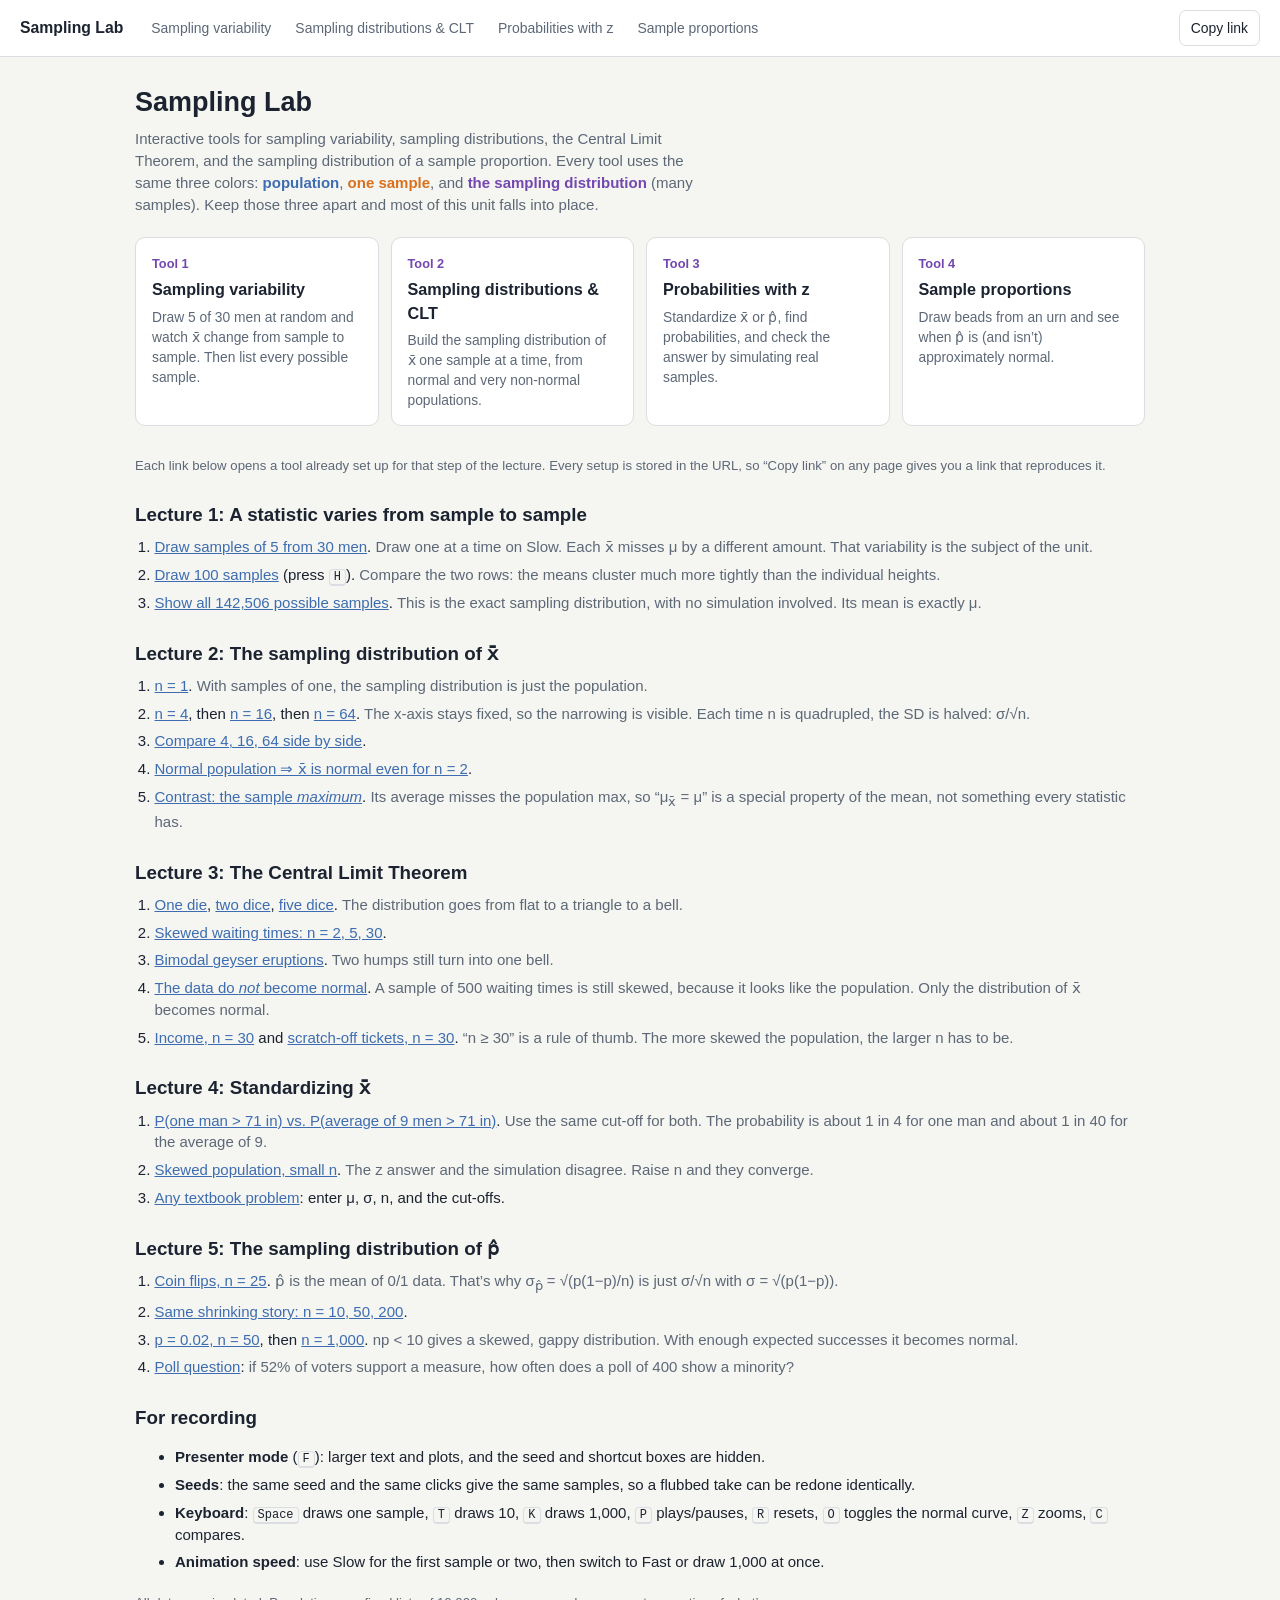
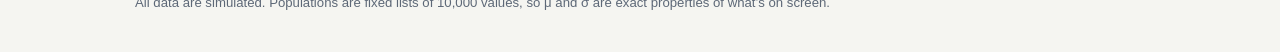
<file: index.html>
<!doctype html>
<html lang="en">
<head>
  <meta charset="utf-8">
  <meta name="viewport" content="width=device-width, initial-scale=1">
  <title>Sampling Lab</title>
  <link rel="stylesheet" href="css/style.css">
</head>
<body>
  <main class="home">
    <h1>Sampling Lab</h1>
    <p class="lede">
      Interactive tools for sampling variability, sampling distributions, the Central Limit Theorem,
      and the sampling distribution of a sample proportion. Every tool uses the same three colors:
      <strong style="color:var(--pop)">population</strong>,
      <strong style="color:var(--sample)">one sample</strong>, and
      <strong style="color:var(--stat)">the sampling distribution</strong> (many samples).
      Keep those three apart and most of this unit falls into place.
    </p>

    <div class="tool-grid">
      <a class="tool-card" href="picker.html">
        <span class="num">Tool 1</span>
        <h2>Sampling variability</h2>
        <p>Draw 5 of 30 men at random and watch x̄ change from sample to sample. Then list every possible sample.</p>
      </a>
      <a class="tool-card" href="sampling.html">
        <span class="num">Tool 2</span>
        <h2>Sampling distributions &amp; CLT</h2>
        <p>Build the sampling distribution of x̄ one sample at a time, from normal and very non-normal populations.</p>
      </a>
      <a class="tool-card" href="probability.html">
        <span class="num">Tool 3</span>
        <h2>Probabilities with z</h2>
        <p>Standardize x̄ or p̂, find probabilities, and check the answer by simulating real samples.</p>
      </a>
      <a class="tool-card" href="proportion.html">
        <span class="num">Tool 4</span>
        <h2>Sample proportions</h2>
        <p>Draw beads from an urn and see when p̂ is (and isn’t) approximately normal.</p>
      </a>
    </div>

    <section class="recipes">
      <p class="note">Each link below opens a tool already set up for that step of the lecture. Every setup is stored in the URL, so “Copy link” on any page gives you a link that reproduces it.</p>

      <h2>Lecture 1: A statistic varies from sample to sample</h2>
      <ol>
        <li><a href="picker.html?n=5">Draw samples of 5 from 30 men</a>.
          <span class="why">Draw one at a time on Slow. Each x̄ misses μ by a different amount. That variability is the subject of the unit.</span></li>
        <li><a href="picker.html?n=5&speed=fast">Draw 100 samples</a> (press <kbd>H</kbd>).
          <span class="why">Compare the two rows: the means cluster much more tightly than the individual heights.</span></li>
        <li><a href="picker.html?n=5&exact=1">Show all 142,506 possible samples</a>.
          <span class="why">This is the exact sampling distribution, with no simulation involved. Its mean is exactly μ.</span></li>
      </ol>

      <h2>Lecture 2: The sampling distribution of x̄</h2>
      <ol>
        <li><a href="sampling.html?pop=heights&n=1">n = 1</a>.
          <span class="why">With samples of one, the sampling distribution is just the population.</span></li>
        <li><a href="sampling.html?pop=heights&n=4">n = 4</a>, then <a href="sampling.html?pop=heights&n=16">n = 16</a>, then <a href="sampling.html?pop=heights&n=64">n = 64</a>.
          <span class="why">The x-axis stays fixed, so the narrowing is visible. Each time n is quadrupled, the SD is halved: σ/√n.</span></li>
        <li><a href="sampling.html?pop=heights&compare=1&cmp=4,16,64&overlay=1">Compare 4, 16, 64 side by side</a>.</li>
        <li><a href="sampling.html?pop=heights&n=2&overlay=1">Normal population ⇒ x̄ is normal even for n = 2</a>.</li>
        <li><a href="sampling.html?pop=heights&n=10&stat=max">Contrast: the sample <em>maximum</em></a>.
          <span class="why">Its average misses the population max, so “μ<sub>x̄</sub> = μ” is a special property of the mean, not something every statistic has.</span></li>
      </ol>

      <h2>Lecture 3: The Central Limit Theorem</h2>
      <ol>
        <li><a href="sampling.html?pop=die&n=1">One die</a>, <a href="sampling.html?pop=die&n=2">two dice</a>, <a href="sampling.html?pop=die&n=5&overlay=1">five dice</a>.
          <span class="why">The distribution goes from flat to a triangle to a bell.</span></li>
        <li><a href="sampling.html?pop=wait&compare=1&cmp=2,5,30&overlay=1">Skewed waiting times: n = 2, 5, 30</a>.</li>
        <li><a href="sampling.html?pop=eruptions&compare=1&cmp=1,4,30&overlay=1">Bimodal geyser eruptions</a>.
          <span class="why">Two humps still turn into one bell.</span></li>
        <li><a href="sampling.html?pop=wait&n=500">The data do <em>not</em> become normal</a>.
          <span class="why">A sample of 500 waiting times is still skewed, because it looks like the population. Only the distribution of x̄ becomes normal.</span></li>
        <li><a href="sampling.html?pop=income&n=30&overlay=1&zoom=1">Income, n = 30</a> and
          <a href="sampling.html?pop=scratch&n=30&overlay=1&zoom=1">scratch-off tickets, n = 30</a>.
          <span class="why">“n ≥ 30” is a rule of thumb. The more skewed the population, the larger n has to be.</span></li>
      </ol>

      <h2>Lecture 4: Standardizing x̄</h2>
      <ol>
        <li><a href="probability.html?n=9&a=71">P(one man &gt; 71 in) vs. P(average of 9 men &gt; 71 in)</a>.
          <span class="why">Use the same cut-off for both. The probability is about 1 in 4 for one man and about 1 in 40 for the average of 9.</span></li>
        <li><a href="probability.html?pop=wait&n=5&a=8">Skewed population, small n</a>.
          <span class="why">The z answer and the simulation disagree. Raise n and they converge.</span></li>
        <li><a href="probability.html?pop=custom&mu=100&sigma=15&n=25&event=between&a=97&b=103">Any textbook problem</a>: enter μ, σ, n, and the cut-offs.</li>
      </ol>

      <h2>Lecture 5: The sampling distribution of p̂</h2>
      <ol>
        <li><a href="proportion.html?preset=coin&p=0.5&n=25&overlay=1">Coin flips, n = 25</a>.
          <span class="why">p̂ is the mean of 0/1 data. That’s why σ<sub>p̂</sub> = √(p(1−p)/n) is just σ/√n with σ = √(p(1−p)).</span></li>
        <li><a href="proportion.html?preset=custom&p=0.3&compare=1&cmp=10,50,200&overlay=1">Same shrinking story: n = 10, 50, 200</a>.</li>
        <li><a href="proportion.html?preset=defect&p=0.02&n=50&overlay=1&zoom=1">p = 0.02, n = 50</a>, then
          <a href="proportion.html?preset=defect&p=0.02&n=1000&overlay=1&zoom=1">n = 1,000</a>.
          <span class="why">np &lt; 10 gives a skewed, gappy distribution. With enough expected successes it becomes normal.</span></li>
        <li><a href="probability.html?stat=prop&p=0.52&n=400&a=0.5&event=lt">Poll question</a>:
          <span class="why">if 52% of voters support a measure, how often does a poll of 400 show a minority?</span></li>
      </ol>

      <h2>For recording</h2>
      <ul>
        <li><strong>Presenter mode</strong> (<kbd>F</kbd>): larger text and plots, and the seed and shortcut boxes are hidden.</li>
        <li><strong>Seeds</strong>: the same seed and the same clicks give the same samples, so a flubbed take can be redone identically.</li>
        <li><strong>Keyboard</strong>: <kbd>Space</kbd> draws one sample, <kbd>T</kbd> draws 10, <kbd>K</kbd> draws 1,000, <kbd>P</kbd> plays/pauses, <kbd>R</kbd> resets, <kbd>O</kbd> toggles the normal curve, <kbd>Z</kbd> zooms, <kbd>C</kbd> compares.</li>
        <li><strong>Animation speed</strong>: use Slow for the first sample or two, then switch to Fast or draw 1,000 at once.</li>
      </ul>
      <p class="note" style="margin-top:20px">All data are simulated. Populations are fixed lists of 10,000 values, so μ and σ are exact properties of what’s on screen.</p>
    </section>
  </main>
  <script type="module">
    import { initChrome } from './js/ui.js';
    initChrome('home', null);
  </script>
</body>
</html>
</file>
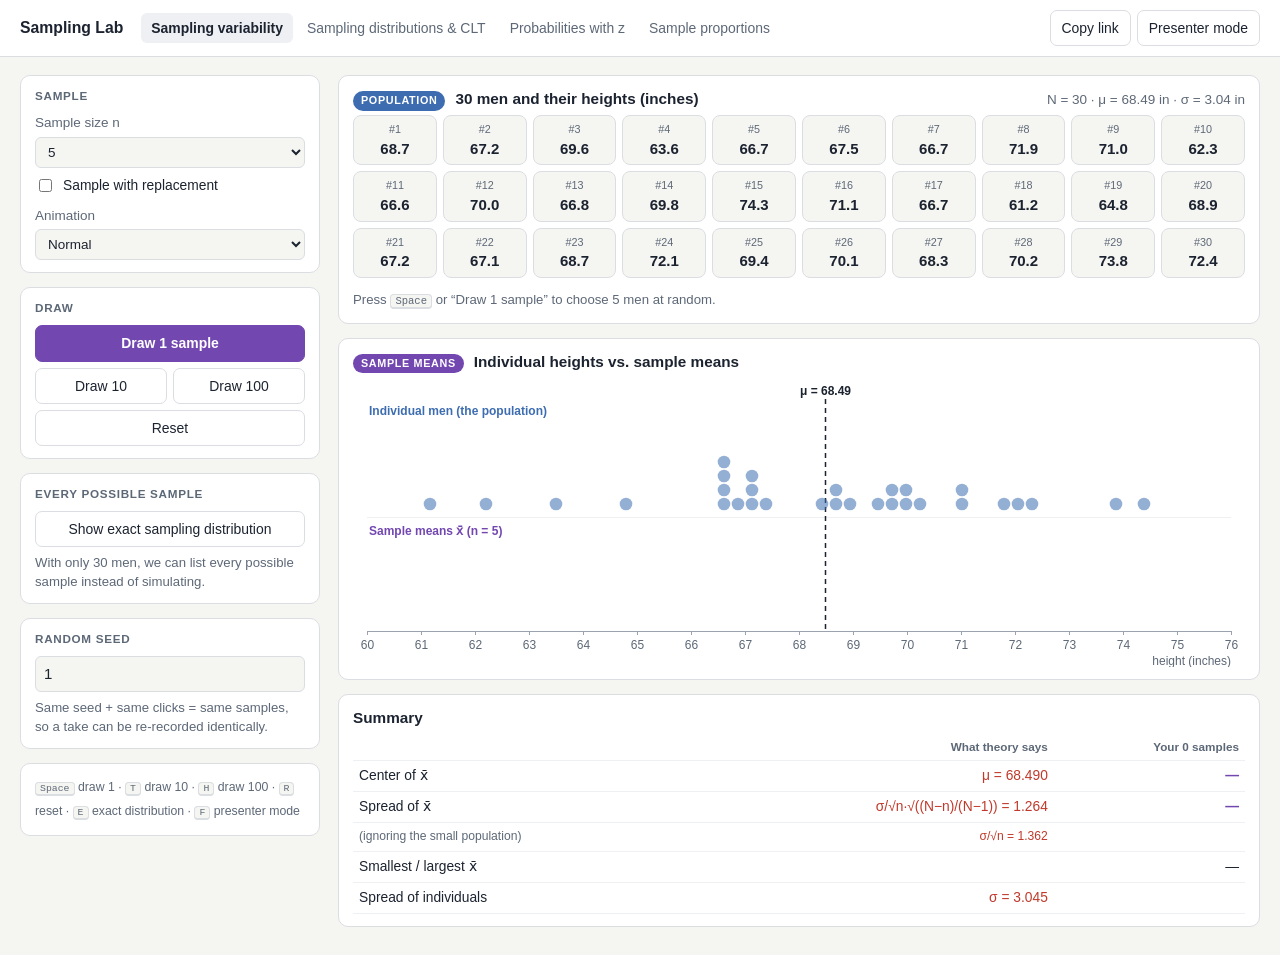
<file: picker.html>
<!doctype html>
<html lang="en">
<head>
  <meta charset="utf-8">
  <meta name="viewport" content="width=device-width, initial-scale=1">
  <title>Sampling Variability</title>
  <link rel="stylesheet" href="css/style.css">
</head>
<body>
  <main class="layout">
    <aside class="controls">
      <div class="card">
        <h3>Sample</h3>
        <label class="field">Sample size n
          <select id="nSelect"></select>
        </label>
        <label class="check"><input type="checkbox" id="replToggle"> Sample with replacement</label>
        <label class="field">Animation
          <select id="speedSelect">
            <option value="slow">Slow</option>
            <option value="normal">Normal</option>
            <option value="fast">Fast</option>
            <option value="instant">Off</option>
          </select>
        </label>
      </div>

      <div class="card">
        <h3>Draw</h3>
        <div class="btn-grid">
          <button type="button" class="primary wide" id="btnDraw1">Draw 1 sample</button>
          <button type="button" id="btnDraw10">Draw 10</button>
          <button type="button" id="btnDraw100">Draw 100</button>
          <button type="button" class="wide" id="btnReset">Reset</button>
        </div>
      </div>

      <div class="card">
        <h3>Every possible sample</h3>
        <button type="button" id="btnExact" style="width:100%">Show exact sampling distribution</button>
        <p class="note">With only 30 men, we can list every possible sample instead of simulating.</p>
      </div>

      <div class="card hide-present">
        <h3>Random seed</h3>
        <input type="number" id="seedInput" min="1" step="1">
        <p class="note">Same seed + same clicks = same samples, so a take can be re-recorded identically.</p>
      </div>

      <div class="card keys hide-present">
        <kbd>Space</kbd> draw 1 · <kbd>T</kbd> draw 10 · <kbd>H</kbd> draw 100 ·
        <kbd>R</kbd> reset · <kbd>E</kbd> exact distribution · <kbd>F</kbd> presenter mode
      </div>
    </aside>

    <section class="panels">
      <div class="panel">
        <div class="panel-head">
          <span class="chip pop">Population</span>
          <h2>30 men and their heights (inches)</h2>
          <span class="meta" id="popMeta"></span>
        </div>
        <div class="tokens" id="tokens"></div>
        <div class="sample-line" id="sampleLine"></div>
      </div>

      <div class="panel">
        <div class="panel-head">
          <span class="chip stat">Sample means</span>
          <h2>Individual heights vs. sample means</h2>
          <span class="meta" id="lineMeta"></span>
        </div>
        <canvas id="lineCanvas"></canvas>
      </div>

      <div class="panel" id="exactPanel" hidden>
        <div class="panel-head">
          <span class="chip theory">Exact</span>
          <h2 id="exactTitle">Every possible sample</h2>
          <span class="meta" id="exactMeta"></span>
        </div>
        <canvas id="exactCanvas"></canvas>
        <p class="note" id="exactNote"></p>
      </div>

      <div class="panel">
        <div class="panel-head"><h2>Summary</h2></div>
        <div id="readout"></div>
      </div>
    </section>
  </main>
  <script type="module">
    import { startPicker } from './js/picker-app.js';
    startPicker();
  </script>
</body>
</html>
</file>
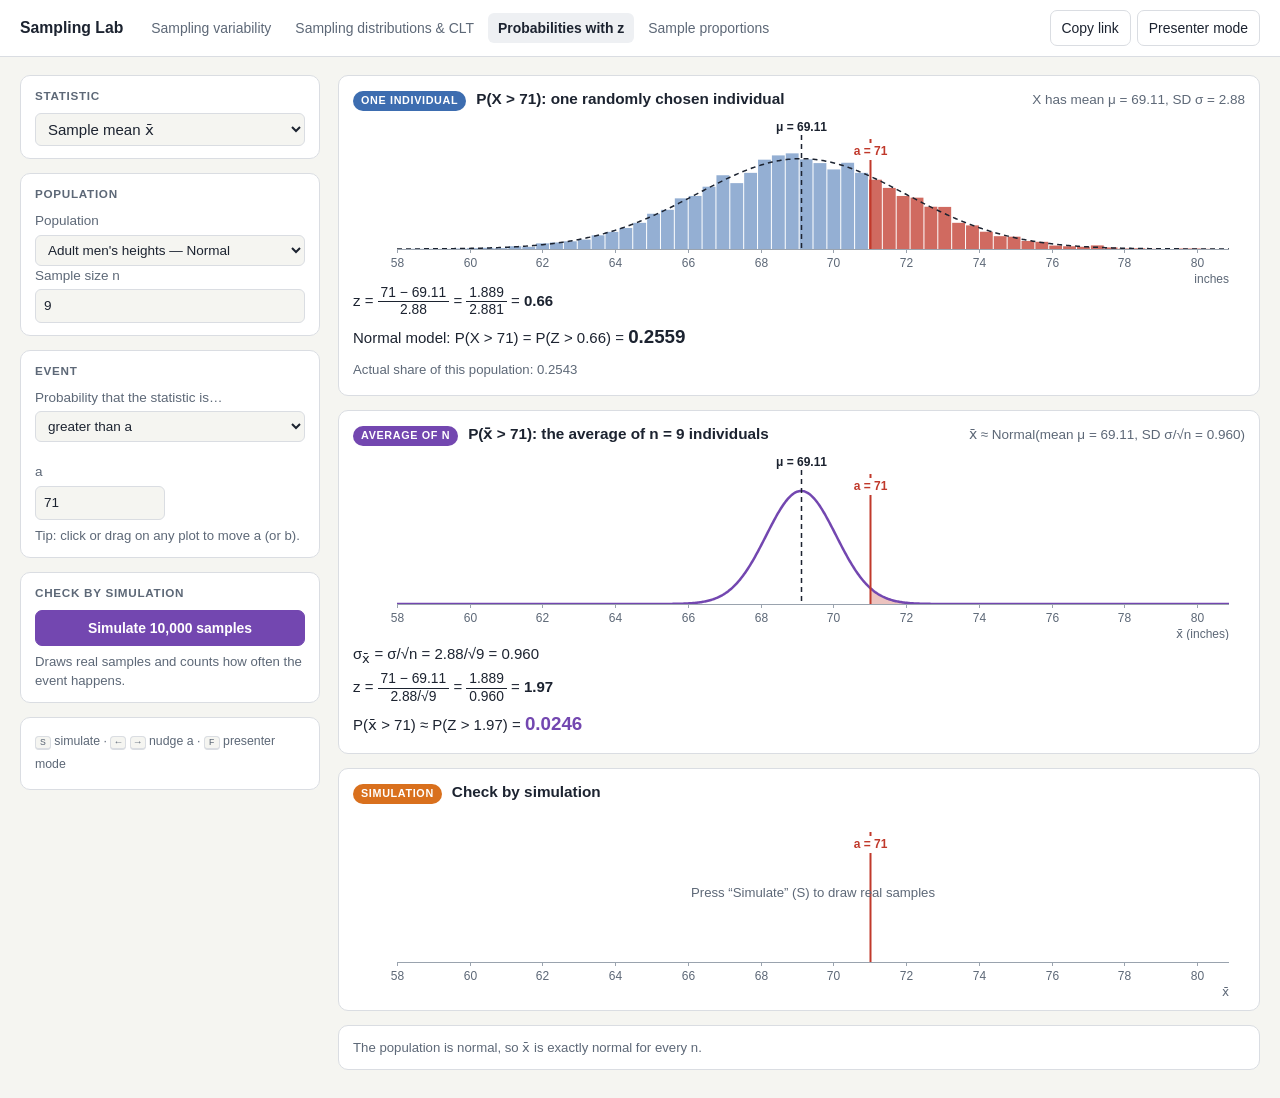
<file: probability.html>
<!doctype html>
<html lang="en">
<head>
  <meta charset="utf-8">
  <meta name="viewport" content="width=device-width, initial-scale=1">
  <title>Probabilities with z</title>
  <link rel="stylesheet" href="css/style.css">
</head>
<body>
  <main class="layout">
    <aside class="controls" id="controls"></aside>
    <section class="panels" id="panels"></section>
  </main>
  <script type="module">
    import { startProbability } from './js/probability-app.js';
    startProbability();
  </script>
</body>
</html>
</file>
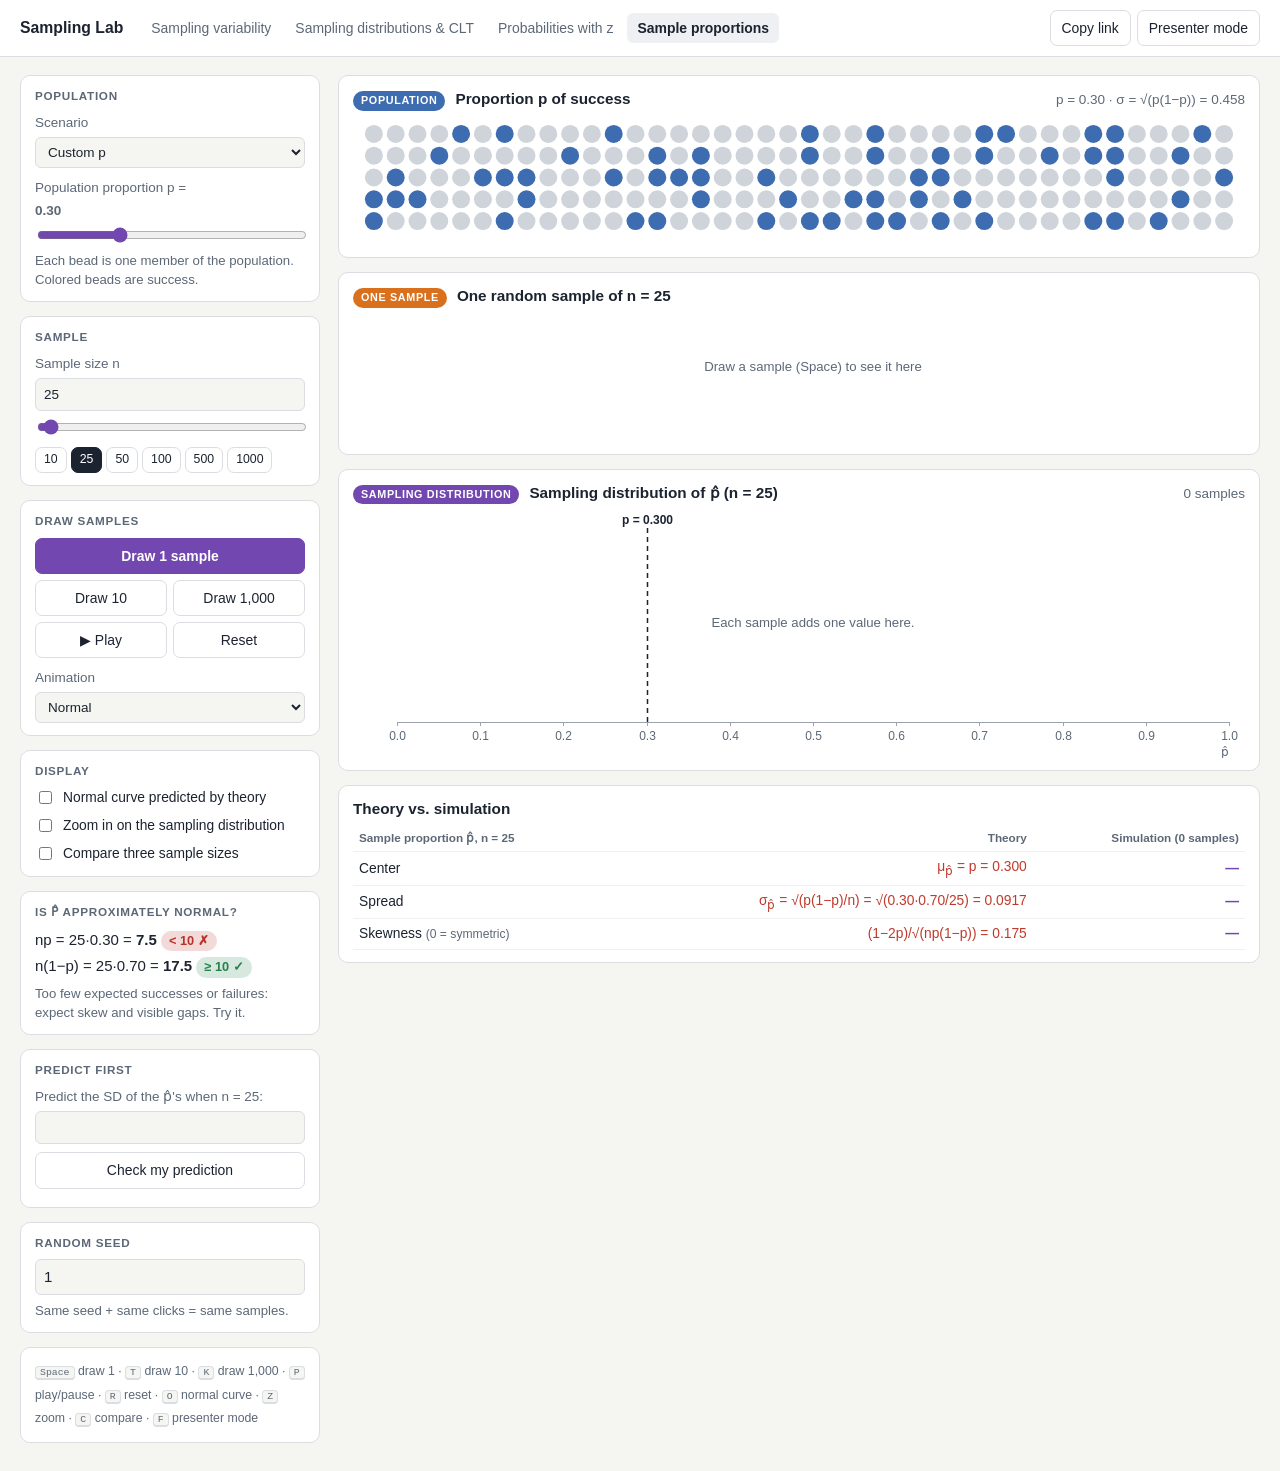
<file: proportion.html>
<!doctype html>
<html lang="en">
<head>
  <meta charset="utf-8">
  <meta name="viewport" content="width=device-width, initial-scale=1">
  <title>Sample Proportions</title>
  <link rel="stylesheet" href="css/style.css">
</head>
<body>
  <main class="layout">
    <aside class="controls" id="controls"></aside>
    <section class="panels" id="panels"></section>
  </main>
  <script type="module">
    import { startSamplingApp } from './js/sampling-app.js';
    startSamplingApp('prop');
  </script>
</body>
</html>
</file>
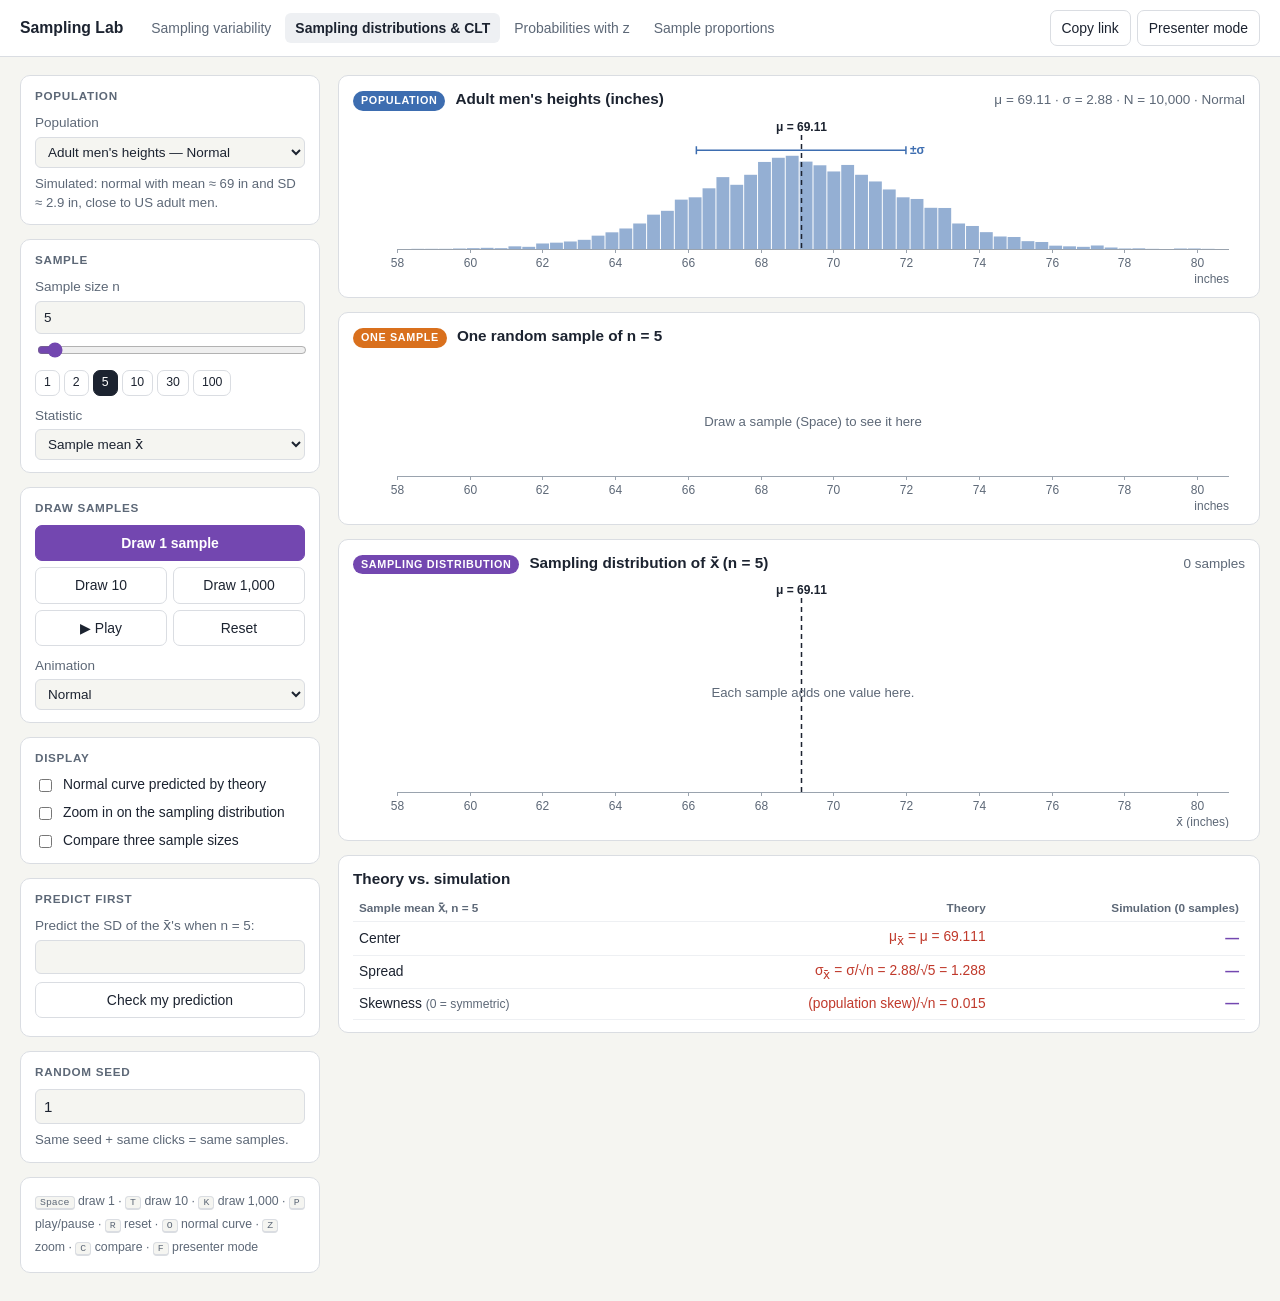
<file: sampling.html>
<!doctype html>
<html lang="en">
<head>
  <meta charset="utf-8">
  <meta name="viewport" content="width=device-width, initial-scale=1">
  <title>Sampling Distributions</title>
  <link rel="stylesheet" href="css/style.css">
</head>
<body>
  <main class="layout">
    <aside class="controls" id="controls"></aside>
    <section class="panels" id="panels"></section>
  </main>
  <script type="module">
    import { startSamplingApp } from './js/sampling-app.js';
    startSamplingApp('mean');
  </script>
</body>
</html>
</file>
<file: css/style.css>
:root {
  --bg: #f5f5f1;
  --panel: #ffffff;
  --ink: #1c2330;
  --muted: #5d6877;
  --line: #dadde2;
  --grid: #eef0f3;
  --axis: #9aa3ae;
  --pop: #3d6db0;
  --pop-fill: rgba(61, 109, 176, 0.55);
  --sample: #d9701d;
  --sample-fill: rgba(217, 112, 29, 0.6);
  --stat: #7347b0;
  --stat-fill: rgba(115, 71, 176, 0.55);
  --theory: #c0392b;
  --shade: rgba(192, 57, 43, 0.3);
  --shade-bar: rgba(192, 57, 43, 0.75);
  --bead-off: #cfd4db;
  --good: #23824f;
  --bad: #b8322a;
  --plot-font: 12;
  --plot-scale: 1;
  color-scheme: light;
}

@media (prefers-color-scheme: dark) {
  :root:not([data-theme="light"]) {
    --bg: #15181d;
    --panel: #1e2229;
    --ink: #e6e9ee;
    --muted: #a1abb8;
    --line: #333944;
    --grid: #272c34;
    --axis: #5e6773;
    --pop: #79a3e0;
    --pop-fill: rgba(121, 163, 224, 0.55);
    --sample: #f0953f;
    --sample-fill: rgba(240, 149, 63, 0.6);
    --stat: #ad8ae6;
    --stat-fill: rgba(173, 138, 230, 0.55);
    --theory: #ff7466;
    --shade: rgba(255, 116, 102, 0.3);
    --shade-bar: rgba(255, 116, 102, 0.75);
    --bead-off: #48505c;
    --good: #5cc98d;
    --bad: #ff7466;
    color-scheme: dark;
  }
}

:root[data-theme="dark"] {
  --bg: #15181d;
  --panel: #1e2229;
  --ink: #e6e9ee;
  --muted: #a1abb8;
  --line: #333944;
  --grid: #272c34;
  --axis: #5e6773;
  --pop: #79a3e0;
  --pop-fill: rgba(121, 163, 224, 0.55);
  --sample: #f0953f;
  --sample-fill: rgba(240, 149, 63, 0.6);
  --stat: #ad8ae6;
  --stat-fill: rgba(173, 138, 230, 0.55);
  --theory: #ff7466;
  --shade: rgba(255, 116, 102, 0.3);
  --shade-bar: rgba(255, 116, 102, 0.75);
  --bead-off: #48505c;
  --good: #5cc98d;
  --bad: #ff7466;
  color-scheme: dark;
}

* { box-sizing: border-box; }
[hidden] { display: none !important; }

body {
  margin: 0;
  background: var(--bg);
  color: var(--ink);
  font: 15px/1.45 -apple-system, BlinkMacSystemFont, "Segoe UI", Roboto, "Helvetica Neue", Arial, sans-serif;
}

body.presenter {
  --plot-font: 17;
  --plot-scale: 1.22;
  font-size: 18px;
}

a { color: var(--pop); }

/* ---------- header ---------- */
.topbar {
  display: flex;
  align-items: center;
  gap: 18px;
  padding: 10px 20px;
  background: var(--panel);
  border-bottom: 1px solid var(--line);
  flex-wrap: wrap;
}
.brand { font-weight: 700; color: var(--ink); text-decoration: none; font-size: 1.05em; }
.topbar nav { display: flex; gap: 4px; flex-wrap: wrap; flex: 1; }
.topbar nav a {
  color: var(--muted);
  text-decoration: none;
  padding: 5px 10px;
  border-radius: 6px;
  font-size: 0.93em;
}
.topbar nav a:hover { background: var(--grid); color: var(--ink); }
.topbar nav a[aria-current="page"] { background: var(--grid); color: var(--ink); font-weight: 600; }
.topbar-tools { display: flex; gap: 6px; }
#btnPresent[aria-pressed="true"] { background: var(--ink); color: var(--panel); border-color: var(--ink); }

/* ---------- layout ---------- */
.layout {
  display: grid;
  grid-template-columns: 300px minmax(0, 1fr);
  gap: 18px;
  padding: 18px 20px 28px;
  max-width: 1500px;
  margin: 0 auto;
}
body.presenter .layout { grid-template-columns: 330px minmax(0, 1fr); }

.controls {
  display: flex;
  flex-direction: column;
  gap: 14px;
  align-self: start;
  position: sticky;
  top: 12px;
}
.panels { display: flex; flex-direction: column; gap: 14px; min-width: 0; }

.card, .panel {
  background: var(--panel);
  border: 1px solid var(--line);
  border-radius: 10px;
  padding: 12px 14px;
}
.card h3 {
  margin: 0 0 8px;
  font-size: 0.78em;
  text-transform: uppercase;
  letter-spacing: 0.06em;
  color: var(--muted);
}

.panel-head {
  display: flex;
  align-items: baseline;
  gap: 10px;
  flex-wrap: wrap;
  margin-bottom: 4px;
}
.panel-head h2 { margin: 0; font-size: 1.02em; font-weight: 650; }
.panel-head .meta { color: var(--muted); font-size: 0.9em; margin-left: auto; }
.chip {
  display: inline-block;
  font-size: 0.72em;
  font-weight: 700;
  text-transform: uppercase;
  letter-spacing: 0.06em;
  padding: 2px 8px;
  border-radius: 99px;
  color: #fff;
}
.chip.pop { background: var(--pop); }
.chip.sample { background: var(--sample); }
.chip.stat { background: var(--stat); }
.chip.theory { background: var(--theory); }

canvas { display: block; width: 100%; }
.note { color: var(--muted); font-size: 0.88em; margin: 6px 0 0; }

/* ---------- form controls ---------- */
label.field { display: flex; flex-direction: column; gap: 4px; font-size: 0.9em; color: var(--muted); }
label.field + label.field, .field-row + label.field, label.field + .field-row { margin-top: 10px; }
.field-row { display: flex; gap: 10px; align-items: end; }
.field-row > * { flex: 1; }
label.check + label.field { margin-top: 10px; }
label.check { display: flex; gap: 8px; align-items: center; font-size: 0.92em; margin-top: 8px; cursor: pointer; }

select, input[type="number"], input[type="text"] {
  font: inherit;
  color: var(--ink);
  background: var(--bg);
  border: 1px solid var(--line);
  border-radius: 6px;
  padding: 6px 8px;
  width: 100%;
}
input[type="range"] { width: 100%; accent-color: var(--stat); }

button {
  font: inherit;
  font-size: 0.93em;
  color: var(--ink);
  background: var(--panel);
  border: 1px solid var(--line);
  border-radius: 7px;
  padding: 7px 11px;
  cursor: pointer;
}
button:hover { border-color: var(--axis); }
button.primary { background: var(--stat); border-color: var(--stat); color: #fff; font-weight: 600; }
button.primary:hover { filter: brightness(1.08); }
button:disabled { opacity: 0.45; cursor: default; }
.btn-grid { display: grid; grid-template-columns: 1fr 1fr; gap: 6px; }
.btn-grid .wide { grid-column: span 2; }
.quick { display: flex; gap: 4px; flex-wrap: wrap; margin-top: 6px; }
.quick button { padding: 3px 8px; font-size: 0.82em; }
.quick button[aria-pressed="true"] { background: var(--ink); color: var(--panel); border-color: var(--ink); }

kbd {
  font: 0.8em ui-monospace, SFMono-Regular, Menlo, monospace;
  border: 1px solid var(--line);
  border-bottom-width: 2px;
  border-radius: 4px;
  padding: 0 4px;
  background: var(--bg);
}

/* ---------- readouts ---------- */
table.readout { width: 100%; border-collapse: collapse; font-size: 0.92em; font-variant-numeric: tabular-nums; }
table.readout th, table.readout td { padding: 5px 6px; text-align: right; border-bottom: 1px solid var(--grid); }
table.readout th:first-child, table.readout td:first-child { text-align: left; }
table.readout thead th { color: var(--muted); font-weight: 600; font-size: 0.85em; }
table.readout .theory { color: var(--theory); }
table.readout .sim { color: var(--stat); font-weight: 600; }

.badge { display: inline-block; padding: 1px 8px; border-radius: 99px; font-size: 0.85em; font-weight: 650; }
.badge.ok { background: color-mix(in srgb, var(--good) 18%, transparent); color: var(--good); }
.badge.no { background: color-mix(in srgb, var(--bad) 18%, transparent); color: var(--bad); }

.work { font-variant-numeric: tabular-nums; line-height: 1.9; }
.work .eq { white-space: nowrap; }
.frac { display: inline-flex; flex-direction: column; vertical-align: middle; text-align: center; font-size: 0.92em; line-height: 1.2; }
.frac > span:first-child { border-bottom: 1px solid currentColor; padding: 0 3px; }
.big { font-size: 1.25em; font-weight: 700; }

.keys { color: var(--muted); font-size: 0.82em; line-height: 1.9; }
body.presenter .hide-present { display: none !important; }

/* ---------- token grid (sample picker) ---------- */
.tokens { display: grid; grid-template-columns: repeat(10, minmax(0, 1fr)); gap: 6px; }
.token {
  position: relative;
  border: 1.5px solid var(--line);
  border-radius: 8px;
  padding: 6px 2px 5px;
  text-align: center;
  background: var(--bg);
  transition: background 0.15s, border-color 0.15s, transform 0.15s;
}
.token .id { font-size: 0.72em; color: var(--muted); display: block; }
.token .h { font-weight: 650; font-variant-numeric: tabular-nums; }
.token.picked { background: var(--sample); border-color: var(--sample); color: #fff; transform: translateY(-2px); }
.token.picked .id { color: rgba(255, 255, 255, 0.85); }
.token .count {
  position: absolute; top: -7px; right: -6px;
  background: var(--ink); color: var(--panel);
  font-size: 0.7em; font-weight: 700; border-radius: 99px; padding: 0 5px;
}
.sample-line { font-variant-numeric: tabular-nums; min-height: 1.5em; margin-top: 10px; }

/* ---------- landing page ---------- */
.home { max-width: 1050px; margin: 0 auto; padding: 26px 20px 40px; }
.home h1 { margin: 0 0 6px; font-size: 1.8em; }
.home .lede { color: var(--muted); max-width: 70ch; margin: 0 0 22px; }
.tool-grid { display: grid; grid-template-columns: repeat(auto-fit, minmax(230px, 1fr)); gap: 12px; margin-bottom: 30px; }
.tool-card { display: block; text-decoration: none; color: var(--ink); background: var(--panel); border: 1px solid var(--line); border-radius: 10px; padding: 14px 16px; }
.tool-card:hover { border-color: var(--axis); }
.tool-card .num { color: var(--stat); font-weight: 700; font-size: 0.85em; }
.tool-card h2 { margin: 4px 0 6px; font-size: 1.08em; }
.tool-card p { margin: 0; color: var(--muted); font-size: 0.92em; }
.recipes h2 { font-size: 1.25em; margin: 26px 0 8px; }
.recipes ol { padding-left: 1.3em; margin: 0; }
.recipes li { margin: 6px 0; }
.recipes li .why { color: var(--muted); }

@media (max-width: 880px) {
  .layout, body.presenter .layout { grid-template-columns: 1fr; padding: 12px 16px 24px; }
  .controls { position: static; }
  .tokens { grid-template-columns: repeat(6, minmax(0, 1fr)); }
  .topbar { padding: 10px 16px; gap: 8px; }
  .topbar nav { order: 3; flex-basis: 100%; flex-wrap: nowrap; overflow-x: auto; }
  .topbar nav a { white-space: nowrap; }
  .topbar-tools { margin-left: auto; }
}
</file>
